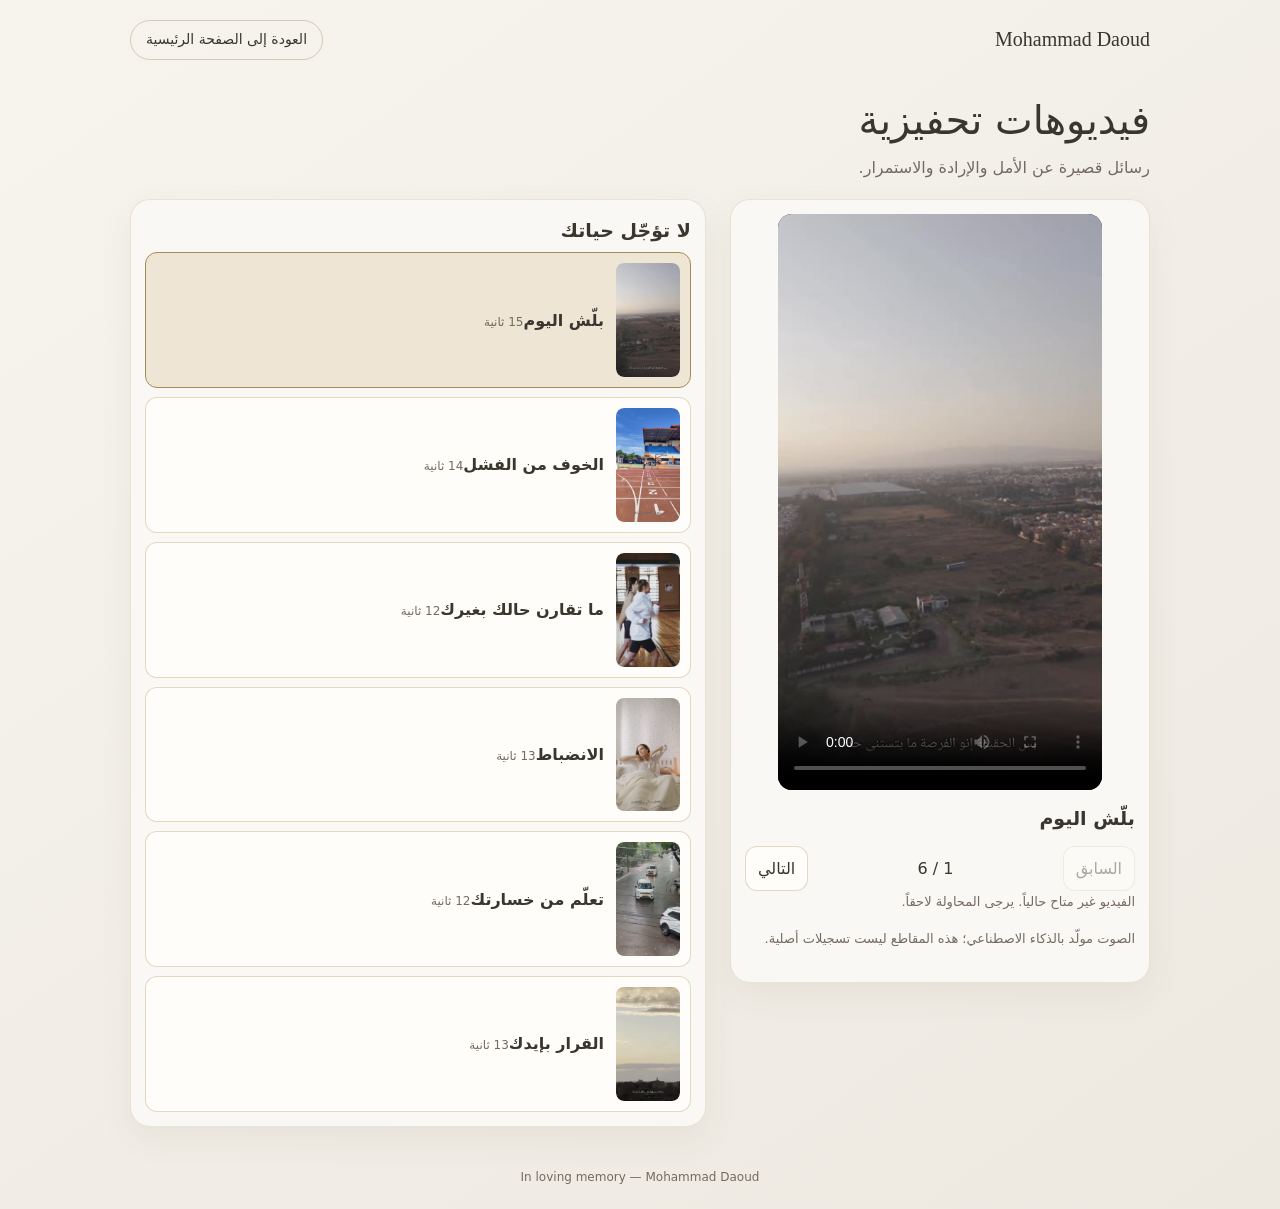
<file: motivationalvids/index.html>
<!doctype html>
<html lang="ar" dir="rtl">
<head>
<meta charset="utf-8">
<meta name="viewport" content="width=device-width, initial-scale=1">
<meta name="theme-color" content="#ede9e1">
<title>Motivational Videos — Daoud</title>
<link rel="icon" href="../assets/daoud-favicon.svg" type="image/svg+xml">
<style>
:root{color-scheme:light;--canvas:#ede9e1;--ink:#39352f;--gold:#a78c58;--muted:#746b60}
*{box-sizing:border-box}body{margin:0;min-height:100vh;background:linear-gradient(145deg,#f7f4ee,var(--canvas));color:var(--ink);font:16px/1.7 system-ui,-apple-system,"Segoe UI",Arial,sans-serif}
header{max-width:1100px;margin:auto;padding:20px clamp(16px,4vw,40px);display:flex;justify-content:space-between;align-items:center;gap:12px}a{color:inherit}header a{font-size:14px;text-decoration:none;border:1px solid #a78c5866;border-radius:99px;padding:7px 15px}header strong{font:normal 20px Georgia,serif}
main{max-width:1100px;margin:auto;padding:12px clamp(16px,4vw,40px) 40px}h1{font:normal clamp(26px,4vw,40px)/1.4 Georgia,system-ui,serif;margin:0}p{margin:6px 0 18px;color:var(--muted)}.layout{display:grid;grid-template-columns:minmax(240px,420px) minmax(220px,1fr);gap:24px;align-items:start}
.player,.catalog{background:#faf8f4;border:1px solid #a78c5833;border-radius:20px;padding:14px;box-shadow:0 12px 35px #554a3310}.screen{background:#181614;border-radius:14px;overflow:hidden;aspect-ratio:9/16;max-height:64vh;margin:auto;display:flex;justify-content:center;align-items:center}video{width:100%;height:100%;object-fit:contain;display:block}.controls{display:flex;align-items:center;justify-content:space-between;gap:8px;margin-top:12px}button{font:inherit;color:var(--ink);cursor:pointer;border:1px solid #a78c5855;background:#fffdf9;border-radius:12px;padding:8px 12px}button:disabled{opacity:.4;cursor:default}button:focus-visible,a:focus-visible{outline:3px solid var(--gold);outline-offset:3px}h2{font-size:19px;margin:0 0 6px}#selectedTitle{margin-top:12px}#status{min-height:1.5em;font-size:13px;color:var(--muted)}.catalog ol{list-style:none;padding:0;margin:0;display:grid;gap:9px}.entry{display:flex;align-items:center;gap:12px;width:100%;text-align:right;padding:10px}.entry[aria-current=true]{border-color:var(--gold);background:#eee5d4}.entry img{width:64px;aspect-ratio:9/16;object-fit:cover;border-radius:8px;background:#dcd3c3}.entry span{display:block}.entry small{color:var(--muted);font-size:12px}.entry .thumb{flex:none;position:relative;width:64px;aspect-ratio:9/16;background:#ded5c5;border-radius:8px;display:grid;place-items:center;overflow:hidden}.thumb img{position:absolute;inset:0}.note{font-size:13px;margin-top:14px}.controls span{font-variant-numeric:tabular-nums;white-space:nowrap}footer{max-width:1100px;margin:auto;padding:0 20px 22px;color:var(--muted);font-size:12px;text-align:center}
@media(max-width:680px){.layout{grid-template-columns:1fr;gap:16px}.screen{max-height:58vh}.player{padding:12px}header{padding-top:14px}main{padding-top:0}.catalog{padding:12px}}
</style>
</head>
<body>
<header><strong dir="ltr">Mohammad Daoud</strong><a href="../">العودة إلى الصفحة الرئيسية</a></header>
<main><h1>فيديوهات تحفيزية</h1><p>رسائل قصيرة عن الأمل والإرادة والاستمرار.</p>
<div class="layout"><section class="player" aria-label="مشغل الفيديو"><div class="screen"><video id="video" controls playsinline preload="none" aria-label="الفيديو المختار"></video></div><h2 id="selectedTitle"></h2><div class="controls"><button id="prev" type="button">السابق</button><span id="counter"></span><button id="next" type="button">التالي</button></div><div id="status" role="status" aria-live="polite"></div><p class="note">الصوت مولّد بالذكاء الاصطناعي؛ هذه المقاطع ليست تسجيلات أصلية.</p></section><section class="catalog" aria-label="قائمة الفيديوهات"><h2>لا تؤجّل حياتك</h2><ol id="list"></ol></section></div>
</main><footer>In loving memory — Mohammad Daoud</footer>
<script>
"use strict";
// Add future videos to this catalog; media filenames are relative to this page.
const catalog=[
{id:"01",title:"بلّش اليوم",en:"Start Today",file:"01_START_TODAY",duration:14.60},
{id:"02",title:"الخوف من الفشل",en:"Fear of Failure",file:"02_FEAR_OF_FAILURE",duration:13.80},
{id:"03",title:"ما تقارن حالك بغيرك",en:"Stop Comparing",file:"03_STOP_COMPARING",duration:11.63},
{id:"04",title:"الانضباط",en:"Discipline",file:"04_DISCIPLINE",duration:12.63},
{id:"05",title:"تعلّم من خسارتك",en:"Learn From Losses",file:"05_LEARN_FROM_LOSSES",duration:11.50},
{id:"06",title:"القرار بإيدك",en:"The Final Decision",file:"06_THE_FINAL_DECISION",duration:12.57}
];
const video=document.getElementById("video"),list=document.getElementById("list"),prev=document.getElementById("prev"),next=document.getElementById("next"),status=document.getElementById("status");
let active=0;
const entries=catalog.map((item,i)=>{const li=document.createElement("li"),b=document.createElement("button"),thumb=document.createElement("span"),img=document.createElement("img"),label=document.createElement("span"),title=document.createElement("strong"),meta=document.createElement("small");b.type="button";b.className="entry";thumb.className="thumb";thumb.textContent="▶";img.src="posters/"+item.file+".jpg";img.alt="";img.loading="lazy";img.onerror=()=>img.remove();thumb.append(img);title.textContent=item.title;meta.textContent=Math.round(item.duration)+" ثانية";label.append(title,meta);b.append(thumb,label);b.addEventListener("click",()=>select(i,true));li.append(b);list.append(li);return b});
function select(i,play=false){if(i<0||i>=catalog.length)return;video.pause();active=i;const item=catalog[i];video.poster="posters/"+item.file+".jpg";video.src="videos/"+item.file+".mp4";video.load();document.getElementById("selectedTitle").textContent=item.title;document.getElementById("counter").textContent=(i+1)+" / "+catalog.length;prev.disabled=i===0;next.disabled=i===catalog.length-1;entries.forEach((b,j)=>b.setAttribute("aria-current",String(j===i)));status.textContent="";if(play)video.play().catch(()=>{if(!video.error)status.textContent="اضغط تشغيل لبدء الفيديو.";});}
prev.addEventListener("click",()=>select(active-1,true));next.addEventListener("click",()=>select(active+1,true));video.addEventListener("ended",()=>{if(active<catalog.length-1)select(active+1,true);else status.textContent="انتهت السلسلة.";});video.addEventListener("error",()=>{status.textContent="الفيديو غير متاح حالياً. يرجى المحاولة لاحقاً.";});select(0);
</script>
</body></html>
</file>
